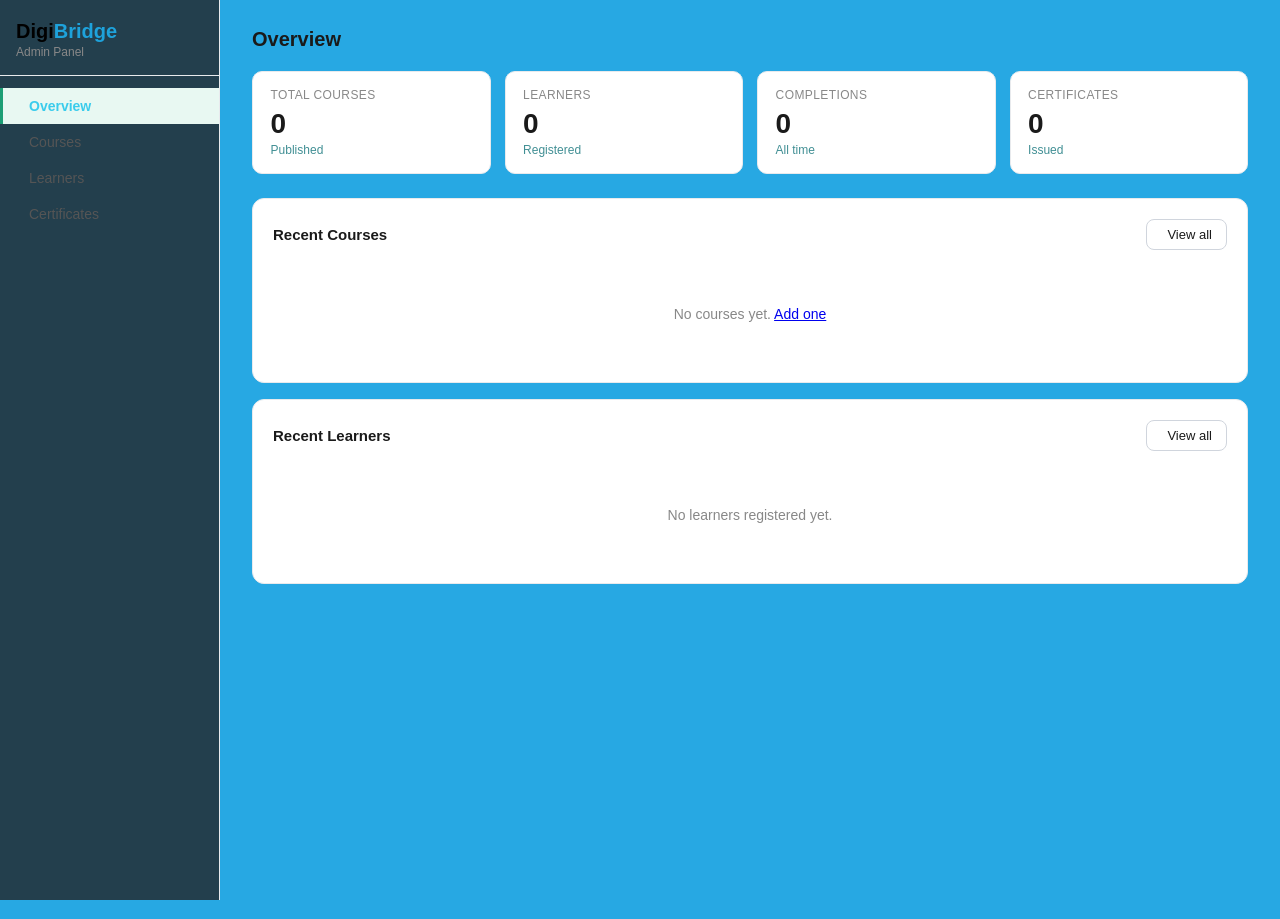
<file: admin.html>
<!doctype html>
<html lang="en">
  <head>
    <meta charset="UTF-8" />
    <meta name="viewport" content="width=device-width, initial-scale=1.0" />
    <!-- <link
      rel="stylesheet"
      href="https://cdnjs.cloudflare.com/ajax/libs/font-awesome/7.0.1/css/all.min.css"
      integrity="sha512-2SwdPD6INVrV/lHTZbO2nodKhrnDdJK9/kg2XD1r9uGqPo1cUbujc+IYdlYdEErWNu69gVcYgdxlmVmzTWnetw=="
      crossorigin="anonymous"
      referrerpolicy="no-referrer"
    /> -->
    <link rel="preconnect" href="https://fonts.googleapis.com">
<link rel="preconnect" href="https://fonts.gstatic.com" crossorigin>
<link href="https://fonts.googleapis.com/css2?family=Playfair+Display:ital,wght@0,400..900;1,400..900&family=Zilla+Slab:ital,wght@0,300;0,400;0,500;0,600;0,700;1,300;1,400;1,500;1,600;1,700&display=swap" rel="stylesheet">

    <title>DigiBridge -AdminPage</title>
    <link rel="stylesheet" href="admin.css" />
  </head>

  <body>
    <button class="sidebar-toggle">☰</button>
  <div class="sidebar-overlay"></div>
    <div id="app">
      <div id="sidebar">
        <div id="sidebar-header">
          <div class="logo">Digi<span>Bridge</span></div>
          <div class="role">Admin Panel</div>
        </div>
        <div id="nav">
          <div
            class="nav-item active"
            onclick="showSection('overview')"
            data-section="overview"
          >
            <i
              class="fa-solid fa-border-all"
              style="color: rgb(149, 179, 191)"
            ></i
            >Overview
          </div>
          <div
            class="nav-item"
            onclick="showSection('courses')"
            data-section="courses"
          >
            <i class="fa-solid fa-book" style="color: rgb(48, 162, 210)"></i
            >Courses
          </div>
          <div
            class="nav-item"
            onclick="showSection('learners')"
            data-section="learners"
          >
            <i
              class="fa-duotone fa-solid fa-user-group"
              style="
                --fa-primary-color: rgb(121, 222, 230);
                --fa-secondary-color: rgb(121, 222, 230);
              "
            ></i
            >Learners
          </div>
          <div
            class="nav-item"
            onclick="showSection('certificates')"
            data-section="certificates"
          >
            <i
              class="fa-solid fa-certificate"
              style="color: rgb(120, 207, 213)"
            ></i
            >Certificates
          </div>
        </div>
      </div>
    </div>

    <div id="main">
      <div id="sec-overview" class="section active">
        <div class="page-title">Overview</div>
        <div class="stats-grid">
          <div class="stat-card">
            <div class="label">Total Courses</div>
            <div class="value" id="stat-courses">0</div>
            <div class="sub">Published</div>
          </div>
          <div class="stat-card">
            <div class="label">Learners</div>
            <div class="value" id="stat-learners">0</div>
            <div class="sub">Registered</div>
          </div>
          <div class="stat-card">
            <div class="label">Completions</div>
            <div class="value" id="stat-completions">0</div>
            <div class="sub">All time</div>
          </div>
          <div class="stat-card">
            <div class="label">Certificates</div>
            <div class="value" id="stat-certs">0</div>
            <div class="sub">Issued</div>
          </div>
        </div>
        <div class="card">
          <div class="card-header">
            <span class="card-title">Recent Courses</span>
            <button class="btn" onclick="showSection('courses')">
              <i class="ti ti-arrow-right"></i>View all
            </button>
          </div>
          <div id="overview-courses-list"></div>
        </div>
        <div class="card">
          <div class="card-header">
            <span class="card-title">Recent Learners</span>
            <button class="btn" onclick="showSection('learners')">
              <i class="ti ti-arrow-right"></i>View all
            </button>
          </div>
          <div id="overview-learners-list"></div>
        </div>
      </div>
      <div id="sec-courses" class="section">
        <div class="section-topbar">
          <div class="page-title">Courses</div>
          <button class="btn primary" onclick="openCourseModal()">
            <i class="ti ti-plus"></i>Add Course
          </button>
        </div>
        <div id="courses-list"></div>
      </div>
      <div id="sec-learners" class="section">
        <div class="page-title">Learners</div>
        <div class="card">
          <table>
            <thead>
              <tr>
                <th>Name</th>
                <th>Email</th>
                <th>Course</th>
                <th>Progress</th>
                <th>Joined</th>
              </tr>
            </thead>
            <tbody id="learners-tbody"></tbody>
          </table>
        </div>
      </div>
      <div id="sec-certificates" class="section">
        <div class="page-title">Certificates</div>
        <div class="card">
          <table>
            <thead>
              <tr>
                <th>Learner</th>
                <th>Course</th>
                <th>Issued</th>
                <th>Action</th>
              </tr>
            </thead>
            <tbody id="certs-tbody"></tbody>
          </table>
        </div>
      </div>
    </div>
    <div class="modal-bg" id="course-modal">
      <div class="modal">
        <div class="modal-title" id="modal-title">Add New Course</div>

        <div class="form-row">
          <div>
            <label>Course Title</label>
            <input
              id="f-title"
              placeholder="e.g. Digital Literacy and Fundamentals"
            />
          </div>
          <div>
            <label>Category</label>
            <select id="f-cat">
              <option value="Digital Skills">
                Digital Literacy and Fundamentals
              </option>
              <option value="Web Dev">Web Development Basis</option>
              <option value="Financial">Financial Literacy</option>
              <option value="IP Rights">Intellectual Property Rights</option>
              <option value="Cybersecurity">Cybersecurity Essentials</option>
              <option value="Data">Data & Financial Inclusion</option>
              <option value="Version Control">
                Version Control Git and GitHub
              </option>
              <option value="CV">CV writing</option>
            </select>
          </div>
        </div>
        <div class="form-row full">
          <div>
            <label>Description</label>
            <textarea
              id="f-desc"
              placeholder="What will learners learn?"
            ></textarea>
          </div>
        </div>

        <div class="form-row">
          <div>
            <label>Duration (Weeks or Hours)</label>
            <input id="f-dur" type="number" min="1" placeholder="4" />
          </div>
          <div>
            <label>Level</label>
            <select id="f-level">
              <option>Beginner</option>
              <option>Intermediate</option>
              <option>Advanced</option>
            </select>
          </div>
        </div>
        <div class="modules-header">
          <span class="modules-label">Course Modules</span>
          <button class="btn small" onclick="addModuleField()">
            <i class="ti ti-plus"></i>Add Module
          </button>
        </div>
        <div id="modules-container"></div>

        <div class="modal-footer">
          <button class="btn" onclick="closeCourseModal()">Cancel</button>
          <button class="btn primary" onclick="saveCourse()">
            <i class="ti ti-check"></i>Save Course
          </button>
        </div>
      </div>
    </div>
    <script src="admin.js"></script>
  </body>
</html>
</file>
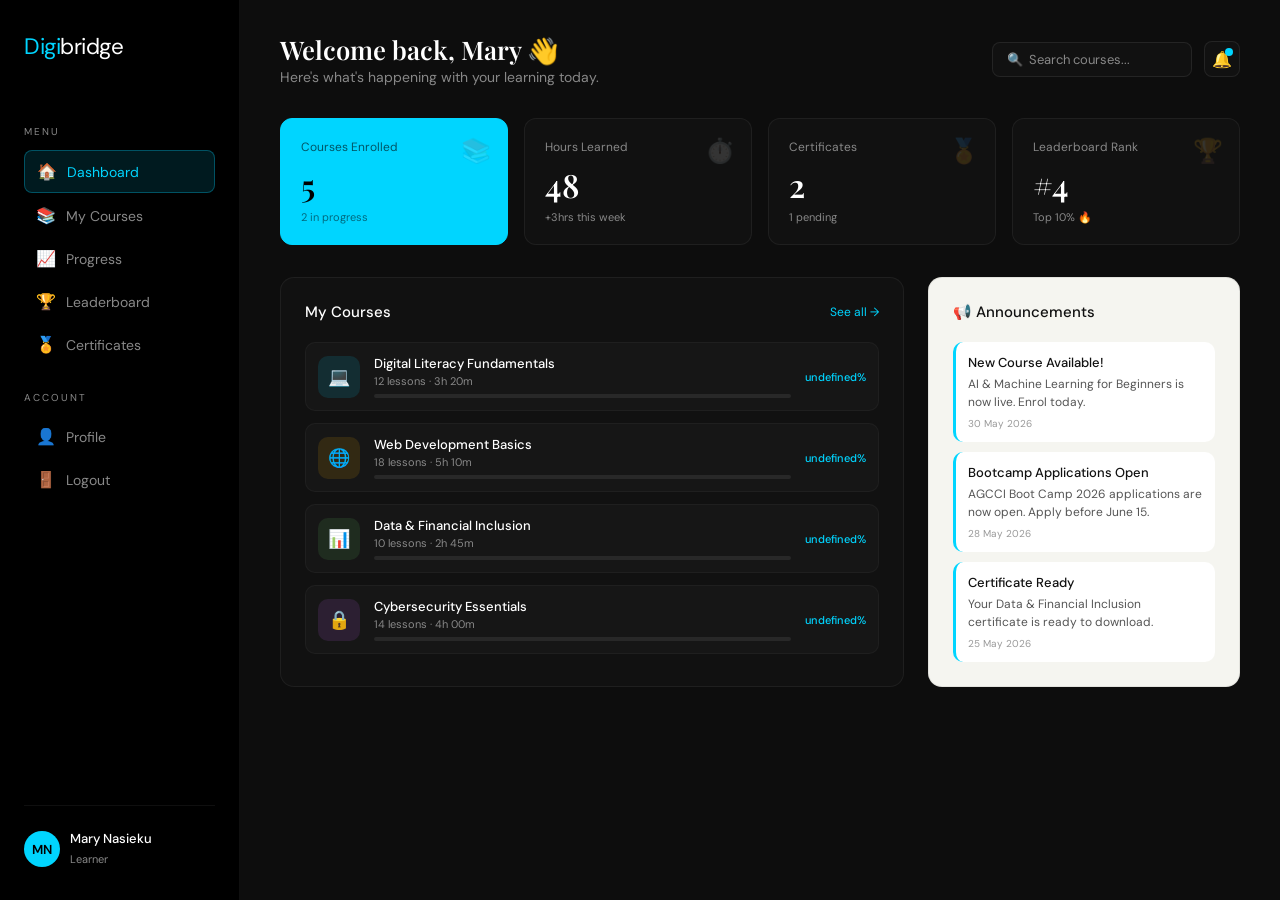
<file: dashboard.html>
<!doctype html>
<html lang="en">
  <head>
    <meta charset="UTF-8" />
    <meta name="viewport" content="width=device-width, initial-scale=1.0" />
    <title>Dashboard - Digibridge</title>
    <link
      href="https://fonts.googleapis.com/css2?family=Playfair+Display:wght@600;700&family=DM+Sans:wght@300;400;500&display=swap"
      rel="stylesheet"
    />
    <link rel="stylesheet" href="dashboard.css" />
    <link rel="stylesheet" href="bot.css" />
  </head>
  <body>
    <button class="sidebar-toggle">☰</button>
  <div class="sidebar-overlay"></div>
    <aside class="sidebar">
      <div class="sidebar-logo">Digi<span>bridge</span></div>

      <div class="nav-label">Menu</div>
      <a class="nav-item active" href="#" data-section="home"
        ><span class="icon">🏠</span> Dashboard</a
      >
      <a class="nav-item" href="#" data-section="courses"
        ><span class="icon">📚</span> My Courses</a
      >
      <a class="nav-item" href="#" data-section="progress"
        ><span class="icon">📈</span> Progress</a
      >
      <a class="nav-item" href="#" data-section="leaderboard"
        ><span class="icon">🏆</span> Leaderboard</a
      >
      <a class="nav-item" href="#" data-section="certificates"
        ><span class="icon">🏅</span> Certificates</a
      >

      <div class="nav-label">Account</div>
      <a class="nav-item" href="#" data-section="profile"
        ><span class="icon">👤</span> Profile</a
      >
      <a class="nav-item" href="index.html"
        ><span class="icon">🚪</span> Logout</a
      >

      <div class="sidebar-footer">
        <div class="user-chip">
          <div class="avatar" id="sidebar-avatar">MN</div>
          <div class="user-info">
            <p id="sidebar-name">Mary Nasieku</p>
            <span>Learner</span>
          </div>
        </div>
      </div>
    </aside>

    <main class="main">
      <div class="topbar">
        <div class="topbar-left">
          <h1 id="welcome-msg">Welcome back, Mary 👋</h1>
          <p>Here's what's happening with your learning today.</p>
        </div>
        <div class="topbar-right">
          <input
            class="search-bar"
            type="text"
            placeholder="🔍  Search courses..."
          />
          <div class="notif-btn" id="notif-btn">
            🔔
            <div class="notif-dot" id="notif-dot"></div>

            <div class="notif-dropdown" id="notif-dropdown">
              <div class="notif-header">
                Notifications
                <span id="notif-clear" class="notif-clear-btn"
                  >Mark all read</span
                >
              </div>
              <div class="notif-item unread">
                📢 AI & Machine Learning course is now live!
              </div>
              <div class="notif-item unread">
                🏅 Your certificate is ready to download.
              </div>
              <div class="notif-item">
                🎉 Bootcamp applications close June 15.
              </div>
            </div>
          </div>
        </div>
      </div>

      <div id="sec-home" class="page-section active">
        <div class="stats-row">
          <div class="stat-card accent">
            <div class="stat-label">Courses Enrolled</div>
            <div class="stat-value">6</div>
            <div class="stat-sub">2 in progress</div>
            <div class="stat-icon">📚</div>
          </div>
          <div class="stat-card">
            <div class="stat-label">Hours Learned</div>
            <div class="stat-value" id="hours-val">48</div>
            <div class="stat-sub">+3hrs this week</div>
            <div class="stat-icon">⏱️</div>
          </div>
          <div class="stat-card">
            <div class="stat-label">Certificates</div>
            <div class="stat-value" id="cert-count">2</div>
            <div class="stat-sub">1 pending</div>
            <div class="stat-icon">🏅</div>
          </div>
          <div class="stat-card">
            <div class="stat-label">Leaderboard Rank</div>
            <div class="stat-value">#4</div>
            <div class="stat-sub">Top 10% 🔥</div>
            <div class="stat-icon">🏆</div>
          </div>
        </div>

        <div class="grid-3">
          <div class="section-card">
            <div class="section-header">
              <div class="section-title">My Courses</div>
              <a class="see-all" href="#" data-section="courses">See all →</a>
            </div>
            <div class="course-list" id="home-course-list"></div>
          </div>

          <div class="section-card light">
            <div class="section-header">
              <div class="section-title">📢 Announcements</div>
            </div>
            <div class="announce-list">
              <div class="announce-item">
                <div class="announce-title">New Course Available!</div>
                <div class="announce-body">
                  AI & Machine Learning for Beginners is now live. Enrol today.
                </div>
                <div class="announce-date">30 May 2026</div>
              </div>
              <div class="announce-item">
                <div class="announce-title">Bootcamp Applications Open</div>
                <div class="announce-body">
                  AGCCI Boot Camp 2026 applications are now open. Apply before
                  June 15.
                </div>
                <div class="announce-date">28 May 2026</div>
              </div>
              <div class="announce-item">
                <div class="announce-title">Certificate Ready</div>
                <div class="announce-body">
                  Your Data & Financial Inclusion certificate is ready to
                  download.
                </div>
                <div class="announce-date">25 May 2026</div>
              </div>
            </div>
          </div>
        </div>
      </div>

      <div id="sec-courses" class="page-section">
        <div class="section-topbar">
          <h2 class="section-page-title">📚 My Courses</h2>
        </div>
        <div id="courses-full-list" class="courses-grid"></div>
      </div>

      <div id="sec-progress" class="page-section">
        <h2 class="section-page-title">📈 Skill Progress</h2>
        <div class="section-card" style="margin-top: 1rem">
          <div class="progress-section" id="skills-list"></div>
        </div>
      </div>

      <div id="sec-leaderboard" class="page-section">
        <h2 class="section-page-title">🏆 Leaderboard</h2>
        <div class="section-card" style="margin-top: 1rem">
          <div class="leader-list" id="leader-list"></div>
        </div>
      </div>

      <div id="sec-certificates" class="page-section">
        <h2 class="section-page-title">🏅 My Certificates</h2>
        <div id="certs-grid" class="certs-grid" style="margin-top: 1rem"></div>
      </div>

      <div id="sec-profile" class="page-section">
        <h2 class="section-page-title">👤 My Profile</h2>
        <div class="section-card profile-card" style="margin-top: 1rem">
          <div class="profile-avatar-wrap">
            <div class="profile-avatar" id="profile-avatar">MN</div>
          </div>
          <div class="profile-fields">
            <div class="profile-row">
              <label>Full Name</label
              ><span id="profile-name">Mary Nasieku</span>
            </div>
            <div class="profile-row">
              <label>Email</label
              ><span id="profile-email">mary@digibridge.co.ke</span>
            </div>
            <div class="profile-row">
              <label>Role</label><span>Learner</span>
            </div>
            <div class="profile-row">
              <label>Joined</label><span id="profile-joined">—</span>
            </div>
          </div>
        </div>
      </div>
    </main>

    <div class="cert-modal-bg" id="cert-modal-bg">
      <div class="cert-modal">
        <div class="cert-close" id="cert-close">✕</div>
        <div class="cert-preview" id="cert-preview"></div>
        <div style="text-align: center; margin-top: 1.5rem">
          <button class="cert-download-btn" id="cert-download-btn">
            ⬇ Download Certificate
          </button>
        </div>
      </div>
    </div>

    <script src="dashboard.js"></script>
    <script src="bot.js"></script>
  </body>
</html>
</file>
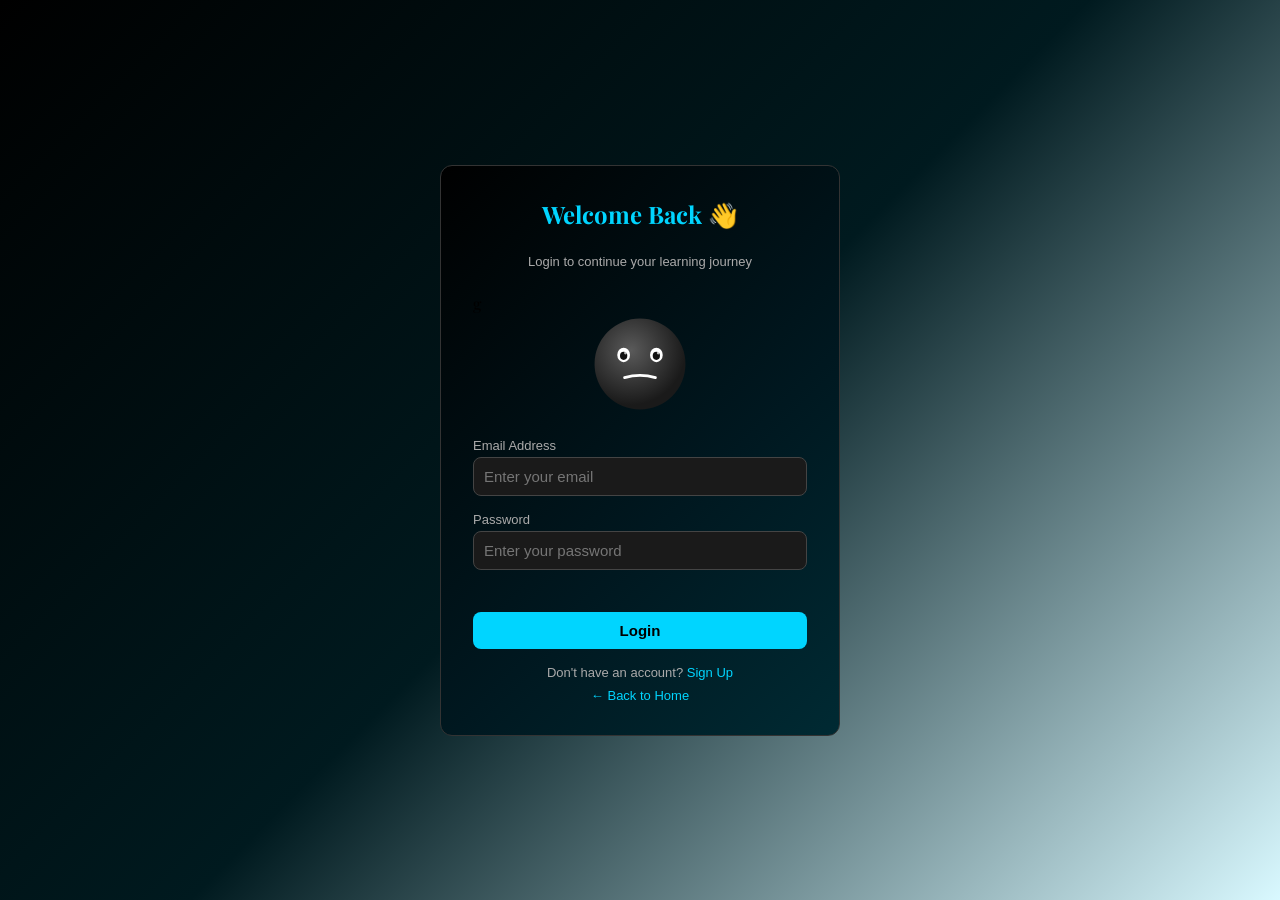
<file: login.html>
<!doctype html>
<html lang="en">
  <head>
    <meta charset="UTF-8" />
    <meta name="viewport" content="width=device-width, initial-scale=1.0" />
    <title>Login - DigiBridge</title>
    <link rel="stylesheet" href="stylesheet.css" />
    <link rel="stylesheet" href="signup.css" />
    <link
      href="https://fonts.googleapis.com/css2?family=Playfair+Display:wght@400;700&display=swap"
      rel="stylesheet"
    />
  </head>
  <body>
    <div class="form-wrap">
      <h2 class="form-title">Welcome Back 👋</h2>
      <p
        style="
          text-align: center;
          color: #aaa;
          font-size: 13px;
          font-family: sans-serif;
          margin-bottom: 1.5rem;
        "
      >
        Login to continue your learning journey
      </p>
g
      <div class="face-wrap">
        <svg
          id="face"
          width="100"
          height="100"
          viewBox="0 0 110 110"
          xmlns="http://www.w3.org/2000/svg"
        >
          <defs>
            <radialGradient id="faceGrad" cx="40%" cy="35%" r="60%">
              <stop offset="0%" stop-color="#5a5a5a" />
              <stop offset="100%" stop-color="#1a1a1a" />
            </radialGradient>
            <radialGradient id="happyGrad" cx="40%" cy="35%" r="60%">
              <stop offset="0%" stop-color="#FFE066" />
              <stop offset="100%" stop-color="#FFD93D" />
            </radialGradient>
            <radialGradient id="sadGrad" cx="40%" cy="35%" r="60%">
              <stop offset="0%" stop-color="#a0c4ff" />
              <stop offset="100%" stop-color="#4a90d9" />
            </radialGradient>
          </defs>
          <circle
            id="face-circle"
            cx="55"
            cy="55"
            r="50"
            fill="url(#faceGrad)"
          />
          <g id="angry-brows" opacity="0">
            <line
              x1="22"
              y1="32"
              x2="46"
              y2="40"
              stroke="white"
              stroke-width="4"
              stroke-linecap="round"
            />
            <line
              x1="64"
              y1="40"
              x2="88"
              y2="32"
              stroke="white"
              stroke-width="4"
              stroke-linecap="round"
            />
          </g>
          <g id="happy-brows" opacity="0">
            <path
              d="M 28 36 Q 38 28 48 34"
              stroke="#b8860b"
              stroke-width="3"
              fill="none"
              stroke-linecap="round"
            />
            <path
              d="M 62 34 Q 72 28 82 36"
              stroke="#b8860b"
              stroke-width="3"
              fill="none"
              stroke-linecap="round"
            />
          </g>
          <g id="sad-brows" opacity="0">
            <path
              d="M 28 36 Q 38 44 48 38"
              stroke="white"
              stroke-width="3"
              fill="none"
              stroke-linecap="round"
            />
            <path
              d="M 62 38 Q 72 44 82 36"
              stroke="white"
              stroke-width="3"
              fill="none"
              stroke-linecap="round"
            />
          </g>
          <ellipse id="eye-left" cx="37" cy="45" rx="7" ry="8" fill="white" />
          <ellipse id="eye-right" cx="73" cy="45" rx="7" ry="8" fill="white" />
          <ellipse
            id="pupil-left"
            cx="37"
            cy="46"
            rx="4"
            ry="4.5"
            fill="#111"
          />
          <ellipse
            id="pupil-right"
            cx="73"
            cy="46"
            rx="4"
            ry="4.5"
            fill="#111"
          />
          <ellipse
            cx="39"
            cy="43"
            rx="1.5"
            ry="1.5"
            fill="white"
            opacity="0.7"
          />
          <ellipse
            cx="75"
            cy="43"
            rx="1.5"
            ry="1.5"
            fill="white"
            opacity="0.7"
          />
          <path
            id="mouth"
            d="M 38 70 Q 55 65 72 70"
            stroke="white"
            stroke-width="3"
            fill="none"
            stroke-linecap="round"
          />
          <ellipse
            id="blush-l"
            cx="22"
            cy="65"
            rx="10"
            ry="6"
            fill="#FF9999"
            opacity="0"
          />
          <ellipse
            id="blush-r"
            cx="88"
            cy="65"
            rx="10"
            ry="6"
            fill="#FF9999"
            opacity="0"
          />
        </svg>
      </div>

      <div class="field">
        <label>Email Address</label>
        <input type="email" id="login-email" placeholder="Enter your email" />
      </div>

      <div class="field">
        <label>Password</label>
        <input
          type="password"
          id="login-password"
          placeholder="Enter your password"
        />
      </div>

      <div class="msg" id="msg"></div>

      <button id="submit-btn" onclick="handleLogin()">Login</button>

      <div class="bottom-links" style="margin-top: 1rem">
        Don't have an account? <a href="signup.html">Sign Up</a>
        <br />
        <a href="index.html" style="display: inline-block; margin-top: 0.5rem"
          >← Back to Home</a
        >
      </div>
    </div>

    <script src="login.js"></script>
  </body>
</html>
</file>
<file: admin.css>
* {
  box-sizing: border-box;
  margin: 0;
  padding: 0;
}

body {
  font-family: "Segoe UI", sans-serif;
  background: #27a8e3;
  color: #1a1a1a;
  font-size: 14px;
}

#app {
  display: flex;
  min-height: 100vh;
}

#sidebar {
  width: 220px;
  flex-shrink: 0;
  background: #233f4d;
  border-right: 1px solid #e8eaed;
  display: flex;
  flex-direction: column;
  position: fixed;
  top: 0;
  left: 0;
  height: 100vh;
}

#sidebar-header {
  padding: 1.25rem 1rem 1rem;
  border-bottom: 1px solid #e8eaed;
}

.logo {
  font-size: 20px;
  font-weight: 700;
  color: black;
}

.logo span {
  color: #1ea2db;
}

.role {
  font-size: 12px;
  color: #888;
  margin-top: 2px;
}

#nav {
  padding: 0.75rem 0;
  flex: 1;
}

.nav-item {
  display: flex;
  align-items: center;
  gap: 10px;
  padding: 10px 1rem;
  font-size: 14px;
  color: #555;
  cursor: pointer;
  border-left: 3px solid transparent;
  transition: all 0.15s ease;
}

.nav-item:hover {
  background: #f0faf6;
  color: #1a1a1a;
}

.nav-item.active {
  color: #2ac8eceb;
  background: #e8f8f2;
  border-left-color: #1d9e75;
  font-weight: 600;
}

.nav-item i {
  font-size: 18px;
}

#main {
  position: fixed;
  top: 0;
  left: 220px;
  right: 0;
  bottom: 0;
  padding: 1.75rem 2rem;
  overflow-y: auto;
}
#app {
  display: flex;
  min-height: 100vh;
  align-items: flex-start;
}

.section {
  display: none;
}

.section.active {
  display: block;
}

.section-topbar {
  display: flex;
  align-items: center;
  justify-content: space-between;
  margin-bottom: 1.25rem;
}

.page-title {
  font-size: 20px;
  font-weight: 600;
  color: #1a1a1a;
  margin-bottom: 1.25rem;
}

.stats-grid {
  display: grid;
  grid-template-columns: repeat(auto-fit, minmax(140px, 1fr));
  gap: 14px;
  margin-bottom: 1.5rem;
}

.stat-card {
  background: #ffffff;
  border: 1px solid #e8eaed;
  border-radius: 10px;
  padding: 1rem 1.1rem;
}

.stat-card .label {
  font-size: 12px;
  color: #888;
  margin-bottom: 6px;
  text-transform: uppercase;
  letter-spacing: 0.4px;
}

.stat-card .value {
  font-size: 28px;
  font-weight: 700;
  color: #1a1a1a;
}

.stat-card .sub {
  font-size: 12px;
  color: #418f94;
  margin-top: 3px;
}

.card {
  background: #ffffff;
  border: 1px solid #e8eaed;
  border-radius: 12px;
  padding: 1.25rem;
  margin-bottom: 1rem;
}

.card-header {
  display: flex;
  align-items: center;
  justify-content: space-between;
  margin-bottom: 1rem;
}

.card-title {
  font-size: 15px;
  font-weight: 600;
  color: #1a1a1a;
}

.btn {
  display: inline-flex;
  align-items: center;
  gap: 6px;
  padding: 7px 14px;
  border-radius: 8px;
  border: 1px solid #d0d5dd;
  background: transparent;
  color: #1a1a1a;
  font-size: 13px;
  cursor: pointer;
  transition: all 0.15s ease;
  font-family: inherit;
}

.btn:hover {
  background: #f5f5f5;
}

.btn.primary {
  background: #1d9e75;
  border-color: #1d9e75;
  color: #ffffff;
  font-weight: 500;
}

.btn.primary:hover {
  background: #0f6e56;
  border-color: #0f6e56;
}

.btn.danger {
  color: #e24b4a;
  border-color: #f0d0d0;
}

.btn.danger:hover {
  background: #fff0f0;
}

.btn.small {
  font-size: 12px;
  padding: 5px 10px;
}

.form-row {
  display: grid;
  grid-template-columns: 1fr 1fr;
  gap: 12px;
  margin-bottom: 12px;
}

.form-row.full {
  grid-template-columns: 1fr;
}

label {
  display: block;
  font-size: 12px;
  color: #555;
  margin-bottom: 5px;
  font-weight: 500;
}

input,
select,
textarea {
  width: 100%;
  padding: 9px 11px;
  border: 1px solid #d0d5dd;
  border-radius: 8px;
  background: #ffffff;
  color: #1a1a1a;
  font-size: 13px;
  font-family: inherit;
  transition: border-color 0.15s;
}

input:focus,
select:focus,
textarea:focus {
  outline: none;
  border-color: #1d9e75;
  box-shadow: 0 0 0 3px rgba(29, 158, 117, 0.1);
}

textarea {
  resize: vertical;
  min-height: 75px;
}

.tag {
  display: inline-flex;
  align-items: center;
  padding: 3px 10px;
  border-radius: 20px;
  font-size: 12px;
  font-weight: 500;
}

.tag.green {
  background: #e1f5ee;
  color: #0f6e56;
}
.tag.amber {
  background: #faeeda;
  color: #854f0b;
}
.tag.blue {
  background: #e6f1fb;
  color: #185fa5;
}
.tag.gray {
  background: #f1efe8;
  color: #5f5e5a;
}

table {
  width: 100%;
  border-collapse: collapse;
  font-size: 13px;
}

th {
  text-align: left;
  padding: 9px 12px;
  color: #888;
  font-weight: 600;
  border-bottom: 1px solid #e8eaed;
  text-transform: uppercase;
  font-size: 11px;
  letter-spacing: 0.4px;
}

td {
  padding: 11px 12px;
  border-bottom: 1px solid #f0f0f0;
  color: #1a1a1a;
  vertical-align: middle;
}

tr:last-child td {
  border-bottom: none;
}

tr:hover td {
  background: #f9fffe;
}

.progress-bar {
  height: 6px;
  border-radius: 3px;
  background: #e8eaed;
  overflow: hidden;
}

.progress-fill {
  height: 100%;
  background: #1d9e75;
  border-radius: 3px;
  transition: width 0.3s ease;
}

.modules-header {
  display: flex;
  align-items: center;
  justify-content: space-between;
  margin-top: 1rem;
  padding-bottom: 8px;
  border-bottom: 1px solid #e8eaed;
  margin-bottom: 8px;
}

.modules-label {
  font-size: 13px;
  font-weight: 600;
  color: #1a1a1a;
}

.module-item {
  display: flex;
  align-items: center;
  gap: 10px;
  padding: 9px 0;
  border-bottom: 1px solid #f0f0f0;
}

.module-item:last-child {
  border-bottom: none;
}

.module-num {
  width: 26px;
  height: 26px;
  border-radius: 50%;
  background: #e8f8f2;
  display: flex;
  align-items: center;
  justify-content: center;
  font-size: 12px;
  font-weight: 600;
  color: #0f6e56;
  flex-shrink: 0;
}

.module-field-row {
  display: flex;
  gap: 8px;
  margin-bottom: 8px;
  align-items: center;
}

.module-field-row input {
  flex: 1;
}

.modal-bg {
  position: fixed;
  inset: 0;
  background: rgba(0, 0, 0, 0.45);
  display: none;
  align-items: center;
  justify-content: center;
  z-index: 100;
}

.modal-bg.open {
  display: flex;
}

.modal {
  background: #ffffff;
  border-radius: 14px;
  padding: 1.75rem;
  width: 500px;
  max-width: 95vw;
  max-height: 88vh;
  overflow-y: auto;
  box-shadow: 0 10px 40px rgba(0, 0, 0, 0.15);
}

.modal-title {
  font-size: 17px;
  font-weight: 600;
  margin-bottom: 1.25rem;
  color: #1a1a1a;
}

.modal-footer {
  display: flex;
  gap: 8px;
  justify-content: flex-end;
  margin-top: 1.25rem;
  padding-top: 1rem;
  border-top: 1px solid #e8eaed;
}

.empty {
  text-align: center;
  padding: 2.5rem 1rem;
  color: #888;
  font-size: 14px;
}

.empty i {
  font-size: 36px;
  display: block;
  margin-bottom: 10px;
  color: #ccc;
}

@media (max-width: 768px) {
  #sidebar {
    width: 100%;
    height: auto;
    position: relative;
    flex-direction: row;
    flex-wrap: wrap;
  }

  #main {
    margin-left: 0;
    padding: 1rem;
  }

  #nav {
    display: flex;
    flex-direction: row;
    padding: 0;
  }

  .form-row {
    grid-template-columns: 1fr;
  }
}

@media (max-width: 600px) {
  #main {
    padding: 1rem;
    padding-top: 4rem;
  }
  .stats-grid {
    grid-template-columns: repeat(2, 1fr);
  }
  .stat-card .value {
    font-size: 22px;
  }
  .card-header {
    flex-direction: column;
    align-items: flex-start;
  }
  .modal-footer {
    justify-content: stretch;
  }
  .modal-footer .btn {
    flex: 1;
    justify-content: center;
  }
}
</file>
<file: dashboard.css>
* {
  margin: 0;
  padding: 0;
  box-sizing: border-box;
}

:root {
  --cyan: rgb(0, 213, 255);
  --cyan-dim: rgba(0, 213, 255, 0.12);
  --cyan-border: rgba(0, 213, 255, 0.3);
  --black: #000;
  --dark: #0d0d0d;
  --card: #111;
  --card2: #161616;
  --white: #fff;
  --muted: #888;
  --light-bg: #f5f5f0;
  --sidebar-w: 240px;
  --green: #1d9e75;
}

body {
  display: flex;
  background: var(--dark);
  color: var(--white);
  font-family: "DM Sans", sans-serif;
  min-height: 100vh;
}

.sidebar {
  width: var(--sidebar-w);
  background: var(--black);
  border-right: 1px solid rgba(255, 255, 255, 0.06);
  display: flex;
  flex-direction: column;
  padding: 2rem 1.5rem;
  position: fixed;
  top: 0;
  left: 0;
  bottom: 0;
  z-index: 100;
}
.sidebar-logo {
  font-size: 1.4rem;
  color: var(--cyan);
  margin-bottom: 2.5rem;
  letter-spacing: -0.5px;
}
.sidebar-logo span {
  color: var(--white);
}

.nav-label {
  font-size: 10px;
  letter-spacing: 2px;
  color: var(--muted);
  text-transform: uppercase;
  margin-bottom: 0.75rem;
  margin-top: 1.5rem;
}
.nav-item {
  display: flex;
  align-items: center;
  gap: 10px;
  padding: 10px 12px;
  border-radius: 8px;
  color: var(--muted);
  font-size: 14px;
  cursor: pointer;
  transition: all 0.2s;
  margin-bottom: 2px;
  text-decoration: none;
}
.nav-item:hover {
  background: rgba(255, 255, 255, 0.05);
  color: var(--white);
}
.nav-item.active {
  background: var(--cyan-dim);
  color: var(--cyan);
  border: 1px solid var(--cyan-border);
}
.nav-item .icon {
  font-size: 16px;
  width: 20px;
  text-align: center;
}

.sidebar-footer {
  margin-top: auto;
  padding-top: 1.5rem;
  border-top: 1px solid rgba(255, 255, 255, 0.06);
}
.user-chip {
  display: flex;
  align-items: center;
  gap: 10px;
}
.avatar {
  width: 36px;
  height: 36px;
  border-radius: 50%;
  background: var(--cyan);
  display: flex;
  align-items: center;
  justify-content: center;
  font-weight: 600;
  font-size: 13px;
  color: #000;
  flex-shrink: 0;
}
.user-info p {
  font-size: 13px;
  font-weight: 500;
}
.user-info span {
  font-size: 11px;
  color: var(--muted);
}

.main {
  position: fixed;
  top: 0;
  left: var(--sidebar-w);
  right: 0;
  bottom: 0;
  padding: 2rem 2.5rem;
  overflow-y: auto;
}

.page-section {
  display: none;
}
.page-section.active {
  display: block;
}

.section-topbar {
  display: flex;
  align-items: center;
  justify-content: space-between;
  margin-bottom: 1rem;
}
.section-page-title {
  font-family: "Playfair Display", serif;
  font-size: 1.4rem;
  font-weight: 600;
  color: var(--white);
}

.topbar {
  display: flex;
  align-items: center;
  justify-content: space-between;
  margin-bottom: 2rem;
}
.topbar-left h1 {
  font-family: "Playfair Display", serif;
  font-size: 1.6rem;
  font-weight: 600;
}
.topbar-left p {
  color: var(--muted);
  font-size: 14px;
  margin-top: 2px;
}
.topbar-right {
  display: flex;
  align-items: center;
  gap: 12px;
}

.search-bar {
  background: var(--card);
  border: 1px solid rgba(255, 255, 255, 0.08);
  border-radius: 8px;
  padding: 8px 14px;
  color: var(--white);
  font-family: "DM Sans", sans-serif;
  font-size: 13px;
  width: 200px;
  outline: none;
}
.search-bar::placeholder {
  color: var(--muted);
}
.search-bar:focus {
  border-color: var(--cyan-border);
}

.notif-btn {
  width: 36px;
  height: 36px;
  border-radius: 8px;
  background: var(--card);
  border: 1px solid rgba(255, 255, 255, 0.08);
  display: flex;
  align-items: center;
  justify-content: center;
  cursor: pointer;
  font-size: 16px;
  position: relative;
}
.notif-dot {
  width: 8px;
  height: 8px;
  background: var(--cyan);
  border-radius: 50%;
  position: absolute;
  top: 6px;
  right: 6px;
}

.notif-dropdown {
  display: none;
  position: absolute;
  top: 44px;
  right: 0;
  width: 280px;
  background: #1a1a1a;
  border: 1px solid rgba(255, 255, 255, 0.1);
  border-radius: 10px;
  z-index: 200;
  box-shadow: 0 8px 32px rgba(0, 0, 0, 0.5);
  overflow: hidden;
}
.notif-dropdown.open {
  display: block;
}
.notif-header {
  padding: 10px 14px;
  font-size: 12px;
  font-weight: 600;
  border-bottom: 1px solid rgba(255, 255, 255, 0.08);
  display: flex;
  justify-content: space-between;
  align-items: center;
}
.notif-clear-btn {
  color: var(--cyan);
  cursor: pointer;
  font-weight: 400;
}
.notif-item {
  padding: 10px 14px;
  font-size: 12px;
  color: var(--muted);
  border-bottom: 1px solid rgba(255, 255, 255, 0.05);
  transition: background 0.15s;
}
.notif-item:hover {
  background: rgba(255, 255, 255, 0.04);
}
.notif-item.unread {
  color: var(--white);
  background: rgba(0, 213, 255, 0.05);
}

.stats-row {
  display: grid;
  grid-template-columns: repeat(4, 1fr);
  gap: 1rem;
  margin-bottom: 2rem;
}
.stat-card {
  background: var(--card);
  border: 1px solid rgba(255, 255, 255, 0.06);
  border-radius: 12px;
  padding: 1.25rem;
  position: relative;
  overflow: hidden;
  transition: transform 0.2s;
  animation: fadeUp 0.4s ease both;
}
.stat-card:hover {
  transform: translateY(-3px);
}
.stat-card.accent {
  background: var(--cyan);
  border-color: var(--cyan);
  color: #000;
}
.stat-label {
  font-size: 12px;
  color: var(--muted);
  margin-bottom: 0.5rem;
}
.stat-card.accent .stat-label {
  color: rgba(0, 0, 0, 0.6);
}
.stat-value {
  font-size: 2rem;
  font-weight: 600;
  font-family: "Playfair Display", serif;
}
.stat-card.accent .stat-value {
  color: #000;
}
.stat-sub {
  font-size: 11px;
  color: var(--muted);
  margin-top: 4px;
}
.stat-card.accent .stat-sub {
  color: rgba(0, 0, 0, 0.5);
}
.stat-icon {
  position: absolute;
  top: 1rem;
  right: 1rem;
  font-size: 1.5rem;
  opacity: 0.15;
}
.stat-card:nth-child(1) {
  animation-delay: 0.05s;
}
.stat-card:nth-child(2) {
  animation-delay: 0.1s;
}
.stat-card:nth-child(3) {
  animation-delay: 0.15s;
}
.stat-card:nth-child(4) {
  animation-delay: 0.2s;
}

.grid-2 {
  display: grid;
  grid-template-columns: 1fr 1fr;
  gap: 1.5rem;
  margin-bottom: 1.5rem;
}
.grid-3 {
  display: grid;
  grid-template-columns: 2fr 1fr;
  gap: 1.5rem;
  margin-bottom: 1.5rem;
}

.section-card {
  background: var(--card);
  border: 1px solid rgba(255, 255, 255, 0.06);
  border-radius: 14px;
  padding: 1.5rem;
  animation: fadeUp 0.5s ease both;
  animation-delay: 0.25s;
}
.section-card.light {
  background: var(--light-bg);
  border-color: rgba(0, 0, 0, 0.08);
  color: #111;
}
.section-header {
  display: flex;
  align-items: center;
  justify-content: space-between;
  margin-bottom: 1.25rem;
}
.section-title {
  font-size: 15px;
  font-weight: 500;
}
.section-card.light .section-title {
  color: #111;
}
.see-all {
  font-size: 12px;
  color: var(--cyan);
  cursor: pointer;
  text-decoration: none;
}

.course-list {
  display: flex;
  flex-direction: column;
  gap: 12px;
}
.course-item {
  display: flex;
  align-items: center;
  gap: 14px;
  padding: 12px;
  background: var(--card2);
  border-radius: 10px;
  border: 1px solid rgba(255, 255, 255, 0.04);
  cursor: pointer;
  transition:
    border-color 0.2s,
    transform 0.2s;
}
.course-item:hover {
  border-color: var(--cyan-border);
  transform: translateX(3px);
}
.course-icon {
  width: 42px;
  height: 42px;
  border-radius: 10px;
  display: flex;
  align-items: center;
  justify-content: center;
  font-size: 18px;
  flex-shrink: 0;
}
.course-info {
  flex: 1;
  min-width: 0;
}
.course-name {
  font-size: 13px;
  font-weight: 500;
  white-space: nowrap;
  overflow: hidden;
  text-overflow: ellipsis;
}
.course-meta {
  font-size: 11px;
  color: var(--muted);
  margin-top: 2px;
}
.progress-bar-wrap {
  margin-top: 6px;
  background: rgba(255, 255, 255, 0.08);
  border-radius: 4px;
  height: 4px;
}
.progress-bar {
  height: 4px;
  border-radius: 4px;
  background: var(--cyan);
  width: 0%;
  transition: width 1s ease;
}
.course-pct {
  font-size: 11px;
  color: var(--cyan);
  font-weight: 500;
  flex-shrink: 0;
}

.courses-grid {
  display: grid;
  grid-template-columns: repeat(auto-fill, minmax(280px, 1fr));
  gap: 1rem;
  margin-top: 1rem;
}
.course-card-full {
  background: var(--card);
  border: 1px solid rgba(255, 255, 255, 0.06);
  border-radius: 14px;
  padding: 1.25rem;
  cursor: pointer;
  transition:
    transform 0.2s,
    border-color 0.2s;
}
.course-card-full:hover {
  transform: translateY(-3px);
  border-color: var(--cyan-border);
}
.course-card-header {
  display: flex;
  align-items: center;
  gap: 12px;
  margin-bottom: 12px;
}
.course-card-icon {
  width: 46px;
  height: 46px;
  border-radius: 10px;
  display: flex;
  align-items: center;
  justify-content: center;
  font-size: 22px;
}
.course-card-title {
  font-size: 14px;
  font-weight: 500;
}
.course-card-meta {
  font-size: 11px;
  color: var(--muted);
  margin-top: 2px;
}
.course-card-progress-wrap {
  background: rgba(255, 255, 255, 0.08);
  border-radius: 4px;
  height: 6px;
  margin-bottom: 8px;
}
.course-card-progress-bar {
  height: 6px;
  border-radius: 4px;
  background: var(--cyan);
  width: 0%;
  transition: width 1s ease;
}
.course-card-footer {
  display: flex;
  justify-content: space-between;
  align-items: center;
}
.course-card-pct {
  font-size: 12px;
  color: var(--cyan);
  font-weight: 500;
}
.course-btn {
  padding: 5px 12px;
  background: var(--cyan-dim);
  border: 1px solid var(--cyan-border);
  border-radius: 6px;
  color: var(--cyan);
  font-size: 12px;
  cursor: pointer;
  transition: background 0.2s;
}
.course-btn:hover {
  background: rgba(0, 213, 255, 0.25);
}
.course-btn.complete {
  background: rgba(29, 158, 117, 0.15);
  border-color: var(--green);
  color: var(--green);
}

.announce-list {
  display: flex;
  flex-direction: column;
  gap: 10px;
}
.announce-item {
  padding: 12px;
  background: #fff;
  border-radius: 10px;
  border-left: 3px solid var(--cyan);
  transition: transform 0.15s;
}
.announce-item:hover {
  transform: translateX(3px);
}
.announce-title {
  font-size: 13px;
  font-weight: 500;
  color: #111;
}
.announce-body {
  font-size: 12px;
  color: #555;
  margin-top: 4px;
  line-height: 1.5;
}
.announce-date {
  font-size: 10px;
  color: #999;
  margin-top: 6px;
}

.skill-row {
  display: flex;
  align-items: center;
  gap: 12px;
  margin-bottom: 14px;
}
.skill-name {
  font-size: 13px;
  width: 170px;
  flex-shrink: 0;
}
.skill-bar-wrap {
  flex: 1;
  background: rgba(255, 255, 255, 0.08);
  border-radius: 4px;
  height: 6px;
}
.skill-bar {
  height: 6px;
  border-radius: 4px;
  width: 0%;
  transition: width 1.2s ease;
}
.skill-pct {
  font-size: 12px;
  color: var(--muted);
  width: 36px;
  text-align: right;
  flex-shrink: 0;
}

.leader-list {
  display: flex;
  flex-direction: column;
  gap: 8px;
}
.leader-item {
  display: flex;
  align-items: center;
  gap: 12px;
  padding: 10px 12px;
  border-radius: 10px;
  background: var(--card2);
  transition: background 0.2s;
}
.leader-item.me {
  background: var(--cyan-dim);
  border: 1px solid var(--cyan-border);
}
.leader-rank {
  font-size: 13px;
  font-weight: 600;
  width: 20px;
  color: var(--muted);
  text-align: center;
}
.leader-item:nth-child(1) .leader-rank {
  color: #ffd700;
}
.leader-item:nth-child(2) .leader-rank {
  color: #c0c0c0;
}
.leader-item:nth-child(3) .leader-rank {
  color: #cd7f32;
}
.leader-avatar {
  width: 30px;
  height: 30px;
  border-radius: 50%;
  display: flex;
  align-items: center;
  justify-content: center;
  font-size: 11px;
  font-weight: 600;
  color: #000;
  flex-shrink: 0;
}
.leader-name {
  flex: 1;
  font-size: 13px;
}
.leader-pts {
  font-size: 12px;
  color: var(--cyan);
  font-weight: 500;
}
.you-tag {
  font-size: 10px;
  color: var(--cyan);
}

.certs-grid {
  display: grid;
  grid-template-columns: repeat(auto-fill, minmax(260px, 1fr));
  gap: 1rem;
}
.cert-card {
  background: var(--card);
  border: 1px solid rgba(255, 255, 255, 0.08);
  border-radius: 14px;
  padding: 1.25rem;
  display: flex;
  flex-direction: column;
  gap: 8px;
  transition:
    transform 0.2s,
    border-color 0.2s;
}
.cert-card:hover {
  transform: translateY(-3px);
  border-color: var(--cyan-border);
}
.cert-card-title {
  font-size: 14px;
  font-weight: 600;
}
.cert-card-meta {
  font-size: 12px;
  color: var(--muted);
}
.cert-card-date {
  font-size: 11px;
  color: var(--green);
}
.cert-view-btn {
  margin-top: auto;
  padding: 7px 14px;
  background: var(--cyan-dim);
  border: 1px solid var(--cyan-border);
  border-radius: 8px;
  color: var(--cyan);
  font-size: 12px;
  cursor: pointer;
  transition: background 0.2s;
  text-align: center;
}
.cert-view-btn:hover {
  background: rgba(0, 213, 255, 0.25);
}
.no-certs {
  color: var(--muted);
  font-size: 14px;
  padding: 1rem 0;
}

.profile-card {
  display: flex;
  flex-direction: column;
  align-items: center;
  gap: 1.5rem;
}
.profile-avatar-wrap {
  padding-top: 1rem;
}
.profile-avatar {
  width: 80px;
  height: 80px;
  border-radius: 50%;
  background: var(--cyan);
  display: flex;
  align-items: center;
  justify-content: center;
  font-size: 26px;
  font-weight: 700;
  color: #000;
}
.profile-fields {
  width: 100%;
  max-width: 400px;
}
.profile-row {
  display: flex;
  justify-content: space-between;
  align-items: center;
  padding: 12px 0;
  border-bottom: 1px solid rgba(255, 255, 255, 0.06);
  font-size: 14px;
}
.profile-row label {
  color: var(--muted);
  font-size: 12px;
  text-transform: uppercase;
  letter-spacing: 0.5px;
}

.cert-modal-bg {
  display: none;
  position: fixed;
  inset: 0;
  background: rgba(0, 0, 0, 0.75);
  z-index: 500;
  align-items: center;
  justify-content: center;
}
.cert-modal-bg.open {
  display: flex;
}
.cert-modal {
  background: #fff;
  border-radius: 16px;
  padding: 2rem;
  width: 700px;
  max-width: 95vw;
  max-height: 92vh;
  overflow-y: auto;
  position: relative;
}
.cert-close {
  position: absolute;
  top: 1rem;
  right: 1rem;
  font-size: 18px;
  cursor: pointer;
  color: #555;
  width: 30px;
  height: 30px;
  display: flex;
  align-items: center;
  justify-content: center;
  border-radius: 50%;
  background: #f0f0f0;
}
.cert-close:hover {
  background: #e0e0e0;
}

.cert-preview {
  border: 3px solid #1a73a7;
  border-radius: 8px;
  padding: 2.5rem;
  text-align: center;
  background: #fff;
  position: relative;
  overflow: hidden;
}
.cert-preview::before {
  content: "";
  position: absolute;
  inset: 8px;
  border: 1px dashed rgba(26, 115, 167, 0.3);
  border-radius: 4px;
  pointer-events: none;
}
.cert-logo-row {
  display: flex;
  justify-content: space-between;
  align-items: center;
  margin-bottom: 1.5rem;
}
.cert-logo-text {
  font-size: 20px;
  font-weight: 700;
  color: #1a73a7;
}
.cert-logo-text span {
  color: #1d9e75;
}
.cert-title-block {
  margin: 1rem 0 0.5rem;
}
.cert-platform-name {
  font-size: 13px;
  font-weight: 700;
  letter-spacing: 1px;
  color: #333;
  text-transform: uppercase;
}
.cert-title {
  font-size: 20px;
  font-weight: 700;
  color: #1a1a1a;
  margin-top: 4px;
}
.cert-subtitle {
  font-size: 12px;
  color: #888;
  font-style: italic;
  margin-top: 4px;
}
.cert-divider {
  width: 60px;
  height: 2px;
  background: #1a73a7;
  margin: 1rem auto;
}
.cert-learner-name {
  font-family: "Playfair Display", serif;
  font-size: 2rem;
  font-weight: 700;
  color: #1a1a1a;
  border-bottom: 2px dotted #aaa;
  display: inline-block;
  padding: 0 2rem 4px;
  margin: 0.5rem 0;
}
.cert-completed-text {
  font-size: 12px;
  color: #555;
  font-style: italic;
  margin: 8px 0 4px;
}
.cert-course-name {
  font-size: 18px;
  font-weight: 600;
  color: #1a73a7;
}
.cert-meta-row {
  display: flex;
  justify-content: space-between;
  margin-top: 2rem;
  padding-top: 1.5rem;
  border-top: 1px solid #e0e0e0;
  font-size: 12px;
  color: #555;
}
.cert-meta-block {
  text-align: left;
}
.cert-meta-block strong {
  display: block;
  font-size: 13px;
  color: #1a1a1a;
  margin-top: 3px;
}
.cert-signature {
  text-align: center;
}
.cert-sig-line {
  border-top: 1px solid #aaa;
  width: 140px;
  margin: 0 auto 4px;
  padding-top: 4px;
  font-size: 12px;
  color: #555;
}
.cert-sig-name {
  font-size: 13px;
  font-weight: 600;
  color: #1a1a1a;
}
.cert-sig-role {
  font-size: 11px;
  color: #888;
}

.cert-download-btn {
  padding: 10px 28px;
  background: #1d9e75;
  color: #fff;
  border: none;
  border-radius: 8px;
  font-size: 14px;
  font-weight: 500;
  cursor: pointer;
  transition: background 0.2s;
}
.cert-download-btn:hover {
  background: #0f6e56;
}

@keyframes fadeUp {
  from {
    opacity: 0;
    transform: translateY(16px);
  }
  to {
    opacity: 1;
    transform: translateY(0);
  }
}

.course-item.hidden {
  display: none;
}

@media (max-width: 600px) {
  .main {
    padding: 1rem;
    padding-top: 4rem;
  }
  .stats-row {
    grid-template-columns: repeat(2, 1fr);
    gap: 0.75rem;
  }
  .stat-value {
    font-size: 1.5rem;
  }
  .topbar {
    flex-direction: column;
    align-items: flex-start;
  }
  .topbar-right {
    width: 100%;
  }
  .search-bar {
    flex: 1;
    width: auto;
  }
  .courses-grid {
    grid-template-columns: 1fr;
  }
  .certs-grid {
    grid-template-columns: 1fr;
  }
  .cert-preview {
    padding: 1.25rem;
  }
  .cert-logo-row {
    flex-direction: column;
    gap: 0.5rem;
    text-align: center;
  }
}
</file>
<file: bot.css>
#bot-wrap {
  position: fixed;
  bottom: 24px;
  right: 24px;
  z-index: 9999;
  display: flex;
  flex-direction: column;
  align-items: flex-end;
  gap: 10px;
  font-family: sans-serif;
}

#chat-window {
  display: none;
  width: 340px;
  height: 460px;
  background: #0d0d0d;
  border: 1px solid rgba(0, 213, 255, 0.25);
  border-radius: 16px;
  flex-direction: column;
  overflow: hidden;
}

#chat-window.open {
  display: flex;
}

.chat-head {
  background: #000;
  padding: 12px 16px;
  display: flex;
  align-items: center;
  justify-content: space-between;
  border-bottom: 1px solid rgba(0, 213, 255, 0.15);
}

.chat-head-left {
  display: flex;
  align-items: center;
  gap: 10px;
}

.chat-ava {
  width: 36px;
  height: 36px;
  border-radius: 50%;
  background: rgb(0, 213, 255);
  display: flex;
  align-items: center;
  justify-content: center;
  font-size: 18px;
  flex-shrink: 0;
}

.chat-name {
  font-size: 13px;
  font-weight: 600;
  color: white;
  margin: 0;
}

.chat-status {
  font-size: 11px;
  color: rgb(0, 213, 255);
  margin: 0;
}

.chat-close {
  background: none;
  border: none;
  color: #666;
  font-size: 18px;
  cursor: pointer;
  line-height: 1;
}

.chat-close:hover {
  color: #aaa;
}

.chat-msgs {
  flex: 1;
  overflow-y: auto;
  padding: 14px;
  display: flex;
  flex-direction: column;
  gap: 10px;
}

.msg-bot {
  background: #1a1a1a;
  color: #ddd;
  border-radius: 12px 12px 12px 4px;
  padding: 10px 14px;
  max-width: 85%;
  font-size: 13px;
  line-height: 1.5;
}

.msg-user {
  background: rgb(0, 213, 255);
  color: #000;
  border-radius: 12px 12px 4px 12px;
  padding: 10px 14px;
  max-width: 85%;
  font-size: 13px;
  line-height: 1.5;
  align-self: flex-end;
}

.chat-suggestions {
  display: flex;
  flex-wrap: wrap;
  gap: 6px;
  padding: 0 14px 10px;
}

.suggestion-btn {
  background: #1a1a1a;
  border: 1px solid rgba(0, 213, 255, 0.2);
  border-radius: 20px;
  color: rgb(0, 213, 255);
  font-size: 11px;
  padding: 5px 10px;
  cursor: pointer;
  white-space: nowrap;
}

.suggestion-btn:hover {
  background: rgba(0, 213, 255, 0.1);
}

.chat-input-row {
  padding: 10px;
  border-top: 1px solid rgba(255, 255, 255, 0.06);
  display: flex;
  gap: 8px;
  background: #000;
}

.chat-input-row input {
  flex: 1;
  background: #1a1a1a;
  border: 1px solid #333;
  border-radius: 20px;
  padding: 8px 14px;
  color: white;
  font-size: 13px;
  outline: none;
  font-family: sans-serif;
}

.chat-input-row input:focus {
  border-color: rgba(0, 213, 255, 0.5);
}

.chat-send {
  background: rgb(0, 213, 255);
  border: none;
  border-radius: 50%;
  width: 34px;
  height: 34px;
  cursor: pointer;
  font-size: 14px;
  display: flex;
  align-items: center;
  justify-content: center;
  flex-shrink: 0;
}

.bubble-btn {
  background: rgb(0, 213, 255);
  border: none;
  border-radius: 50px;
  padding: 12px 20px;
  cursor: pointer;
  display: flex;
  align-items: center;
  gap: 8px;
  font-size: 14px;
  font-weight: 700;
  color: #000;
  white-space: nowrap;
  animation: pulse 2s infinite;
}

.bubble-btn:hover {
  opacity: 0.9;
}

.bubble-dot {
  width: 8px;
  height: 8px;
  background: #00ff88;
  border-radius: 50%;
  animation: blink 1.5s infinite;
  flex-shrink: 0;
}

@keyframes pulse {
  0%,
  100% {
    box-shadow: 0 0 0 0 rgba(0, 213, 255, 0.4);
  }
  50% {
    box-shadow: 0 0 0 10px rgba(0, 213, 255, 0);
  }
}

@keyframes blink {
  0%,
  100% {
    opacity: 1;
  }
  50% {
    opacity: 0.3;
  }
}

@media (max-width: 480px) {
  #bot-wrap {
    bottom: 16px;
    right: 12px;
    left: 12px;
    align-items: flex-end;
  }
  #chat-window {
    width: 100%;
    height: 70vh;
    max-height: 500px;
    border-radius: 16px;
  }
  .bubble-btn {
    font-size: 13px;
    padding: 10px 16px;
  }
}
</file>
<file: stylesheet.css>
* {
  margin: 0;
  padding: 0;
  box-sizing: border-box;
  /* font-size: 20px; */
}
.container {
  width: 80%;
  margin: 0 auto;
}
.active {
  border: 2px solid rgb(0, 213, 255);
  background-color: rgb(0, 213, 255);
  color: black;
}

body {
  overflow-x: hidden;
  /* background: black; */
  background: linear-gradient(160deg, #000000 0%, #001820 50%, #002a33 100%);
  align-items: center;
  justify-content: center;
  margin: 0;
}
.nav {
  display: flex;
  align-items: center;
  justify-content: space-between;
  /* padding: 1rem 2rem; */
  /* background: #000; */
  /* border-bottom: 1px solid rgba(0, 213, 255, 0.2); */
  position:sticky;
  top: 0;
  z-index: 999;
}

.nav ul {
  list-style-type: none;
  display: flex;
  gap: 2rem;
}
.nav ul li a {
  text-decoration: none;
  color: white;
  font-size: 14px;
}
.nav ul li a:hover {
  color: rgb(0, 213, 255);
}

.nav-center ul {
  display: flex;
  gap: 2em;
  font-size: 40px;
}
.nav-left img {
  height: 200px;
  width: auto;
}
.nav-left {
  border-radius: 50%;
}
.nav-right {
  display: flex;
  align-items: center;
  gap: 10px;
}

.btn-log {
  border: 1px solid rgb(26, 141, 179);
  color: white;
  padding: 0.8em;
  border-radius: 8px;
  cursor: pointer;
  font-size: 14px;
  background: transparent;
}

.btn-log:hover {
  background: rgb(0, 213, 255);
  color: #000;
}
.btn-sign {
  background: rgb(0, 213, 255);
  color: black;
  padding: 0.8em;
  border-radius: 8px;
  cursor: pointer;
  font-size: 14px;
  font-weight: 600;
}
.btn-sign:hover {
  opacity: 0.85;
}
.heading {
  text-align: center;
  color: rgb(0, 213, 255);
  font-size: 20px;
  padding: 2em;
}
.heading2 {
  font-size: 80px;
  text-align: center;
  color: white;
}
.paragraph {
  color: white;
  text-align: center;
  padding: 1em;
}
.sec1 {
  display: flex;
  color: white;
  padding: 1em;
}
.main {
  font-size: 80px;
}
.para {
  color: rgb(0, 213, 255);
  font-size: 30px;
}
.hero-btn-section {
  display: flex;
  justify-content: center;
}
.btn-begin {
  background: rgb(0, 213, 255);
  padding: 1em;
  border-radius: 8%;
}
.main-img {
  right: 40px;
}
.main-img img {
  border-radius: 20px;
  width: 400px;
}
.main-img {
  animation: bounce 3s infinite;
}

.form-wrap {
  max-width: 400px;
  width: 100%;
  margin: 2rem auto;
  padding: 2rem;
  background: #111;
  border: 0.5px solid #333;
  border-radius: 12px;
}

.face-wrap {
  display: flex;
  justify-content: center;
  margin-bottom: 1.5rem;
}

.field {
  margin-bottom: 1rem;
}

.field label {
  display: block;
  font-size: 13px;
  color: #aaa;
  margin-bottom: 4px;
}

.hint {
  color: #666;
  font-size: 11px;
}

.field input {
  width: 100%;
  box-sizing: border-box;
  padding: 10px;
  border-radius: 8px;
  border: 0.5px solid #444;
  background: #1a1a1a;
  color: white;
  font-size: 15px;
}

.field input:focus {
  outline: none;
  border-color: rgb(0, 213, 255);
}

.msg {
  font-size: 13px;
  margin-top: 0.5rem;
  min-height: 18px;
  text-align: center;
}

.msg.ok {
  color: #4caf50;
}
.msg.err {
  color: #f44336;
}
.msg.warn {
  color: #ff9800;
}

#submit-btn {
  width: 100%;
  margin-top: 0.5rem;
  padding: 10px;
  font-size: 15px;
  cursor: pointer;
  background: rgb(0, 213, 255);
  border: none;
  border-radius: 8px;
  color: #000;
  font-weight: 500;
}

#submit-btn:hover {
  opacity: 0.9;
}

@keyframes faceShake {
  0%,
  100% {
    transform: translateX(0);
  }
  20% {
    transform: translateX(-8px) rotate(-3deg);
  }
  40% {
    transform: translateX(8px) rotate(3deg);
  }
  60% {
    transform: translateX(-6px) rotate(-2deg);
  }
  80% {
    transform: translateX(6px) rotate(2deg);
  }
}

@keyframes btnShake {
  0%,
  100% {
    transform: translateX(0);
  }
  20% {
    transform: translateX(-6px);
  }
  40% {
    transform: translateX(6px);
  }
  60% {
    transform: translateX(-4px);
  }
  80% {
    transform: translateX(4px);
  }
}

.shake-face {
  animation: faceShake 0.5s ease;
}
.shake-btn {
  animation: btnShake 0.5s ease;
}

.footer {
  background: #050d1a;
  color: #aaa;
  padding: 4rem 0 0;
  margin-top: 4rem;
  border-top: 1px solid rgba(0, 213, 255, 0.15);
}

.footer-container {
  width: 80%;
  margin: 0 auto;
}

.footer-grid {
  display: grid;
  grid-template-columns: repeat(4, 1fr);
  gap: 2rem;
  margin-bottom: 3rem;
}

.footer-col h4 {
  color: rgb(0, 213, 255);
  font-size: 12px;
  letter-spacing: 2px;
  margin-bottom: 1.2rem;
}

.footer-col ul {
  list-style: none;
  display: flex;
  flex-direction: column;
  gap: 10px;
}

.footer-col ul li a {
  text-decoration: none;
  color: #aaa;
  font-size: 14px;
  transition: color 0.2s;
}

.footer-col ul li a:hover {
  color: white;
}

.footer-divider {
  border: none;
  border-top: 1px solid rgba(255, 255, 255, 0.08);
  margin-bottom: 2rem;
}

.footer-bottom {
  display: flex;
  justify-content: space-between;
  align-items: center;
  padding-bottom: 2rem;
}

.footer-socials span {
  font-size: 11px;
  letter-spacing: 2px;
  color: #aaa;
  display: block;
  margin-bottom: 0.75rem;
}

.social-icons {
  display: flex;
  gap: 10px;
}

.social-icons a {
  width: 38px;
  height: 38px;
  border-radius: 8px;
  border: 1px solid rgba(255, 255, 255, 0.1);
  display: flex;
  align-items: center;
  justify-content: center;
  color: #aaa;
  text-decoration: none;
  font-size: 14px;
  transition: all 0.2s;
}

.social-icons a:hover {
  border-color: rgb(0, 213, 255);
  color: rgb(0, 213, 255);
}

.footer-access {
  text-align: right;
}

.footer-access p {
  font-size: 13px;
  color: #aaa;
  margin-bottom: 6px;
}

.footer-access a {
  color: rgb(0, 213, 255);
  font-size: 13px;
  text-decoration: none;
}

.footer-copy {
  background: #000;
  text-align: center;
  padding: 1rem;
  font-size: 13px;
  color: #555;
  margin-top: 1rem;
}
.bot-msg {
  background: #1a1a1a;
  color: #ddd;
  border-radius: 12px 12px 12px 4px;
  padding: 10px 14px;
  max-width: 85%;
  font-size: 13px;
  line-height: 1.5;
}

.user-msg {
  background: rgb(0, 213, 255);
  color: #000;
  border-radius: 12px 12px 4px 12px;
  padding: 10px 14px;
  max-width: 85%;
  align-self: flex-end;
  font-size: 13px;
  line-height: 1.5;
}

@media (max-width: 740px) {
  .mobile-menu {
    display: block;
  }
}
@media (max-width: 900px) {
  .nav-center { display: none; }
  .nav-right .btn-log,
  .nav-right .btn-sign { display: none; }
  .hamburger { display: flex; }
 
  .footer-grid {
    grid-template-columns: repeat(2, 1fr);
  }
}
</file>
<file: signup.css>
body {
background: linear-gradient(135deg, #000000, #001a1f, rgb(0, 213, 255, 0.15));
  min-height: 100vh;
  display: flex;
  align-items: center;
  justify-content: center;
  margin: 0;
  font-family: "Playfair Display", serif;
}

.form-wrap {
  max-width: 400px;
  width: 100%;
  padding: 2rem;
  background:linear-gradient(135deg, #000000 0%, #001820 60%, #002a33 100%);
  border: 0.5px solid #333;
  border-radius: 12px;
}

.form-title {
  text-align: center;
  color: rgb(0, 213, 255);
  font-size: 1.5rem;
  margin-bottom: 1.5rem;
}

.face-wrap {
  display: flex;
  justify-content: center;
  margin-bottom: 1.5rem;
}

.field {
  margin-bottom: 1rem;
}

.field label {
  display: block;
  font-size: 13px;
  color: #aaa;
  margin-bottom: 4px;
  font-family: sans-serif;
}

.field input {
  width: 100%;
  box-sizing: border-box;
  padding: 10px;
  border-radius: 8px;
  border: 0.5px solid #444;
  background: #1a1a1a;
  color: white;
  font-size: 15px;
  font-family: sans-serif;
}

.field input:focus {
  outline: none;
  border-color: rgb(0, 213, 255);
}

.hint {
  color: #666;
  font-size: 11px;
}

.msg {
  font-size: 13px;
  margin-top: 0.5rem;
  min-height: 18px;
  text-align: center;
  font-family: sans-serif;
}

.msg.ok {
  color: #4caf50;
}
.msg.err {
  color: #f44336;
}
.msg.warn {
  color: #ff9800;
}

#submit-btn {
  width: 100%;
  margin-top: 0.5rem;
  padding: 10px;
  font-size: 15px;
  cursor: pointer;
  background: rgb(0, 213, 255);
  border: none;
  border-radius: 8px;
  color: #000;
  font-weight: 600;
  font-family: sans-serif;
}

#submit-btn:hover {
  opacity: 0.9;
}

.bottom-links {
  text-align: center;
  margin-top: 1rem;
  font-size: 13px;
  color: #aaa;
  font-family: sans-serif;
}

.bottom-links a {
  color: rgb(0, 213, 255);
  text-decoration: none;
}

@keyframes faceShake {
  0%,
  100% {
    transform: translateX(0);
  }
  20% {
    transform: translateX(-8px) rotate(-3deg);
  }
  40% {
    transform: translateX(8px) rotate(3deg);
  }
  60% {
    transform: translateX(-6px) rotate(-2deg);
  }
  80% {
    transform: translateX(6px) rotate(2deg);
  }
}

@keyframes btnShake {
  0%,
  100% {
    transform: translateX(0);
  }
  20% {
    transform: translateX(-6px);
  }
  40% {
    transform: translateX(6px);
  }
  60% {
    transform: translateX(-4px);
  }
  80% {
    transform: translateX(4px);
  }
}

.shake-face {
  animation: faceShake 0.5s ease;
}
.shake-btn {
  animation: btnShake 0.5s ease;
}
@media (max-width: 480px) {
  body { padding: 0.75rem; justify-content: flex-start; padding-top: 2rem; }
  .form-wrap { padding: 1.25rem; }
  .face-wrap svg { width: 80px; height: 80px; }
}
</file>
